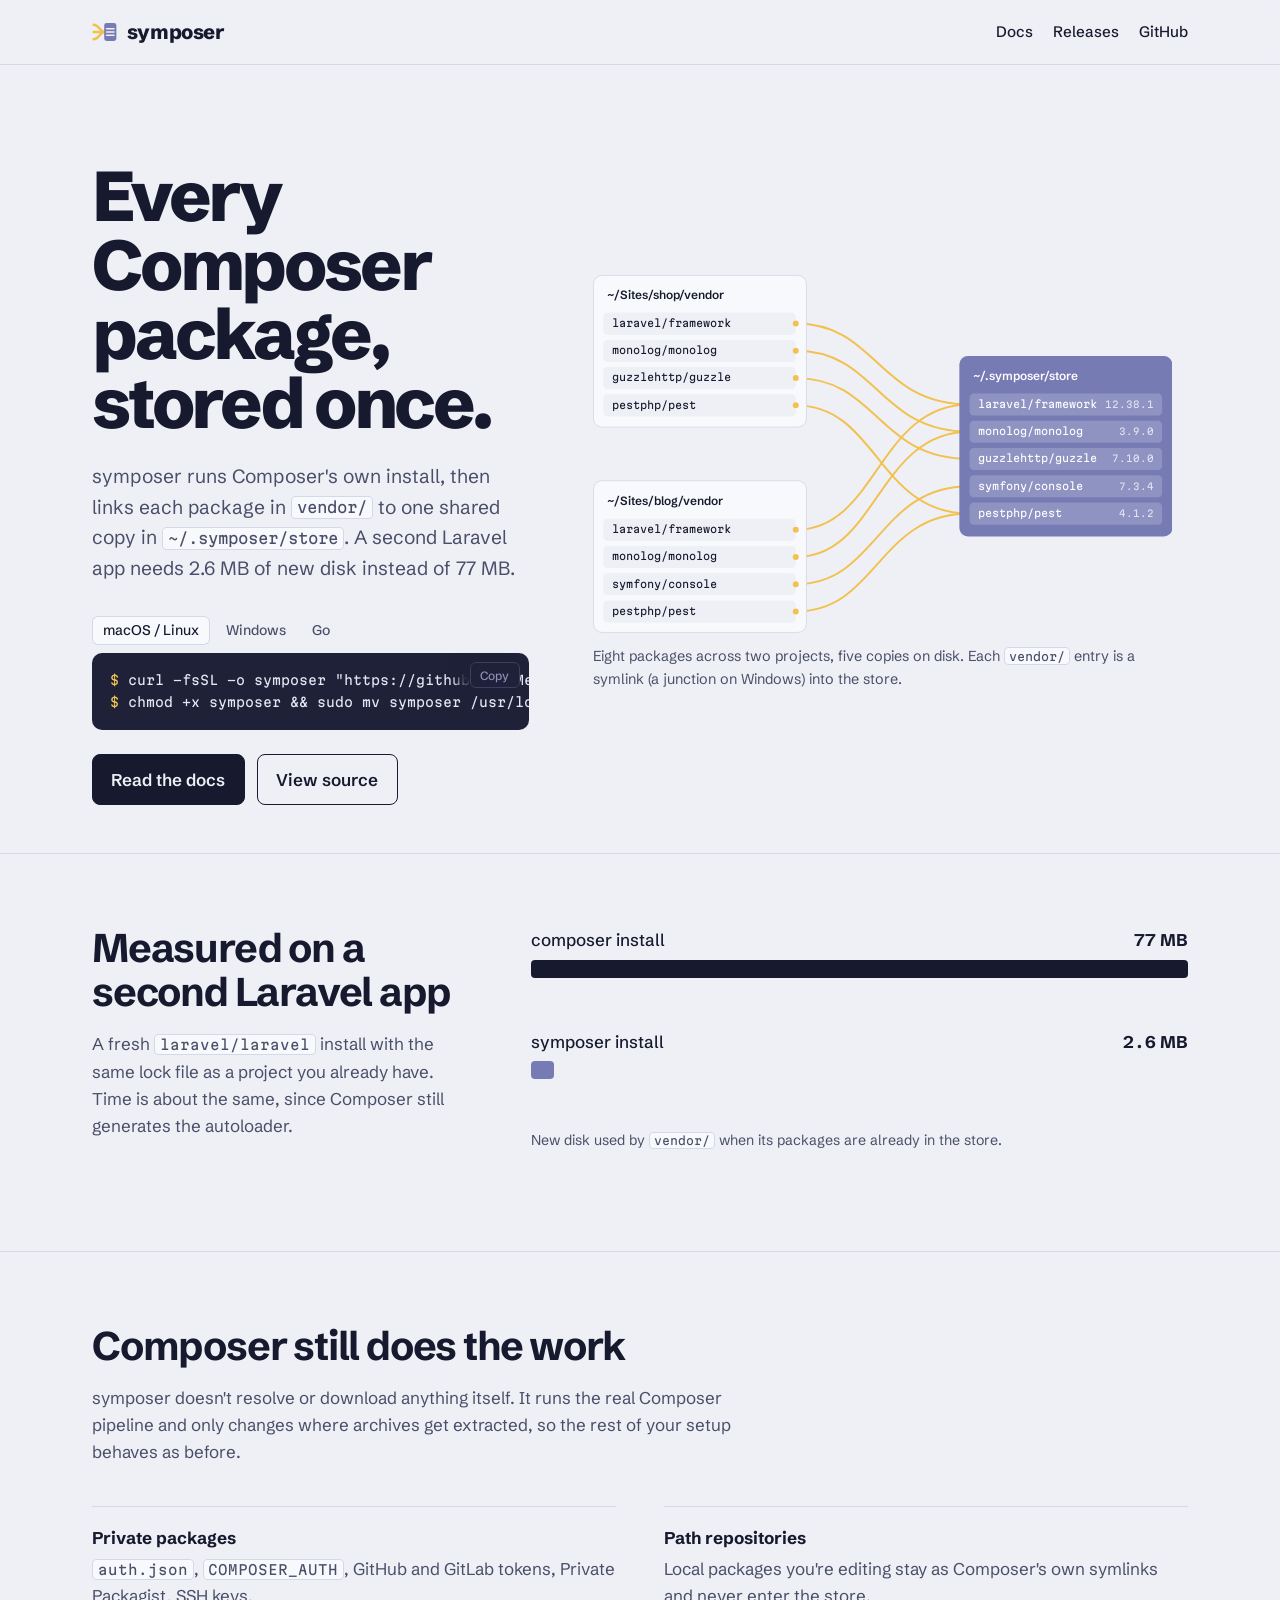
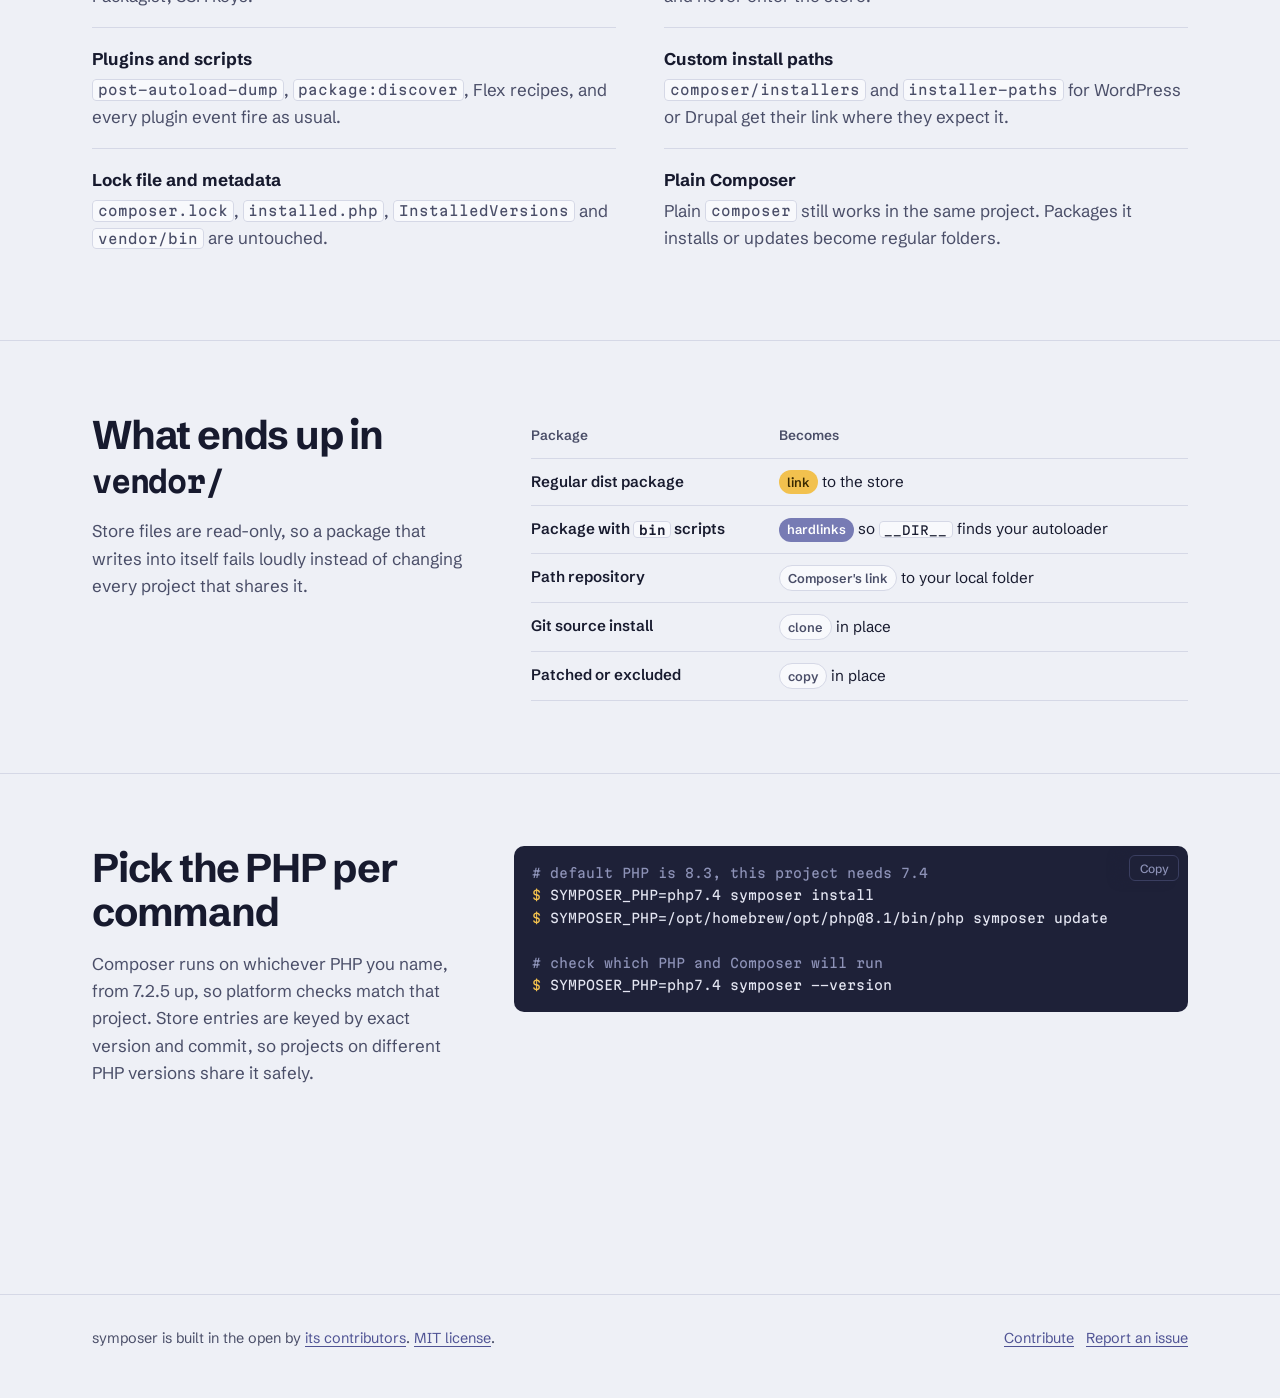
<file: docs/index.html>
<!doctype html>
<html lang="en">
<head>
<meta charset="utf-8">
<meta name="viewport" content="width=device-width, initial-scale=1">
<title>symposer: one package store for every PHP project</title>
<meta name="description" content="A pnpm-style package store for Composer. Every package version is stored once in ~/.symposer/store and each project's vendor/ links into it.">
<meta property="og:title" content="symposer">
<meta property="og:description" content="One package store for every PHP project. Composer installs, without the copies.">
<meta property="og:type" content="website">
<meta property="og:url" content="https://mello21century.github.io/symposer/">
<meta property="og:image" content="https://mello21century.github.io/symposer/assets/banner.png">
<meta property="og:image:width" content="1280">
<meta property="og:image:height" content="640">
<meta property="og:image:alt" content="symposer: one package store for every PHP project">
<meta name="twitter:card" content="summary_large_image">
<link rel="icon" href="assets/mark.svg" type="image/svg+xml">
<link rel="preconnect" href="https://fonts.googleapis.com">
<link rel="preconnect" href="https://fonts.gstatic.com" crossorigin>
<link href="https://fonts.googleapis.com/css2?family=Martian+Mono:wght@400;500&family=Schibsted+Grotesk:wght@400;500;600;700;800&display=swap" rel="stylesheet">
<link rel="stylesheet" href="assets/site.css">
<style>
  .hero { display: grid; gap: 3rem; padding-top: 4.5rem; padding-bottom: 3rem; align-items: center; }
  @media (min-width: 980px) { .hero { grid-template-columns: 5fr 7fr; padding-top: 6rem; } }
  .hero > * { min-width: 0; }
  .band h2 code { background: none; border: 0; padding: 0; font-size: .72em; }
  .hero h1 {
    font-size: clamp(2.6rem, 6vw, 4.4rem); line-height: .98; letter-spacing: -.045em;
    font-weight: 800; margin: 0 0 1.5rem; max-width: 11ch; text-wrap: balance;
  }
  .lede { font-size: 1.2rem; color: var(--ink-soft); margin: 0 0 2rem; max-width: 34rem; }
  .lede code { font-size: .78em; }
  .install { max-width: 34rem; }
  .actions { display: flex; gap: .75rem; margin-top: 1.5rem; flex-wrap: wrap; }
  .btn {
    display: inline-block; padding: .7rem 1.15rem; border-radius: 8px; font-weight: 600;
    text-decoration: none; border: 1.5px solid var(--ink); color: var(--ink);
  }
  .btn.solid { background: var(--ink); color: var(--fog); }
  .btn:hover { text-decoration: none; box-shadow: 0 3px 0 var(--link); }

  .diagram { overflow-x: auto; margin: 0 -16px; padding: 0 16px; }
  .diagram svg { min-width: 520px; width: 100%; height: auto; }
  .diagram figcaption { color: var(--ink-soft); font-size: .9rem; margin-top: .75rem; max-width: 40rem; }
  .d-box { fill: var(--paper); stroke: var(--line); }
  .d-store { fill: var(--store); }
  .d-row { fill: var(--fog); }
  .d-srow { fill: color-mix(in srgb, #fff 18%, var(--store)); }
  .d-head { font: 600 14px var(--display); fill: var(--ink); }
  .d-shead { font: 600 14px var(--display); fill: #fff; }
  .d-pkg { font: 400 12px var(--mono); fill: var(--ink); }
  .d-spkg { font: 400 12px var(--mono); fill: #fff; }
  .d-ver { font: 400 11px var(--mono); fill: #E2E3F5; }
  .wire { fill: none; stroke: var(--link); stroke-width: 2.25; }
  .dot { fill: var(--link); }
  @media (prefers-reduced-motion: no-preference) {
    .wire { stroke-dasharray: 1; stroke-dashoffset: 1; animation: draw .8s cubic-bezier(.6,0,.2,1) forwards; animation-delay: calc(var(--i) * 80ms + 250ms); }
    @keyframes draw { to { stroke-dashoffset: 0; } }
  }

  section.band { padding: 4.5rem 0; border-top: 1px solid var(--line); }
  .band h2 { font-size: clamp(1.8rem, 3.4vw, 2.5rem); letter-spacing: -.03em; line-height: 1.1; margin: 0 0 1rem; font-weight: 700; max-width: 22ch; }
  .band .intro { color: var(--ink-soft); max-width: var(--measure); margin: 0 0 2.5rem; }
  .split { display: grid; gap: 2.5rem; }
  @media (min-width: 900px) { .split { grid-template-columns: 4fr 7fr; gap: 4rem; } }

  .bars { display: grid; gap: 1.4rem; max-width: 46rem; }
  .bar-label { display: flex; justify-content: space-between; font-weight: 500; margin-bottom: .4rem; }
  .bar-label b { font-weight: 700; font-variant-numeric: tabular-nums; }
  .bar { height: 18px; border-radius: 4px; background: var(--ink); }
  .bar.ours { background: var(--store); width: max(3.4%, 10px); }
  .bars small { color: var(--ink-soft); }

  .works { display: grid; gap: 0; margin: 0; }
  @media (min-width: 720px) { .works { grid-template-columns: 1fr 1fr; column-gap: 3rem; } }
  .works div { padding: 1.1rem 0; border-top: 1px solid var(--line); }
  .works dt { font-weight: 700; }
  .works dd { margin: .2rem 0 0; color: var(--ink-soft); }

  .kinds td:first-child { font-weight: 600; white-space: nowrap; }
  .tag { display: inline-block; font-size: .8rem; font-weight: 600; padding: .1rem .5rem; border-radius: 99px; white-space: nowrap; }
  .tag.link { background: var(--link); color: #3A2A00; }
  .tag.hard { background: var(--store); color: #fff; }
  .tag.plain { background: var(--paper); border: 1px solid var(--line); color: var(--ink-soft); }
</style>
</head>
<body>
<header class="top">
  <div class="wrap">
    <a class="brand" href="./"><img src="assets/mark.svg" width="26" height="26" alt="">symposer</a>
    <nav aria-label="Main">
      <a href="docs.html">Docs</a>
      <a href="https://github.com/Mello21century/symposer/releases">Releases</a>
      <a href="https://github.com/Mello21century/symposer">GitHub</a>
    </nav>
  </div>
</header>

<main>
  <div class="wrap hero">
    <div>
      <h1>Every Composer package, stored once.</h1>
      <p class="lede">symposer runs Composer's own install, then links each package in <code>vendor/</code> to one shared copy in <code>~/.symposer/store</code>. A second Laravel app needs 2.6&nbsp;MB of new disk instead of 77&nbsp;MB.</p>

      <div class="install">
        <div class="tabs" role="tablist" aria-label="Install for">
          <button role="tab" id="t-unix" aria-controls="p-unix" data-os="unix">macOS / Linux</button>
          <button role="tab" id="t-win" aria-controls="p-win" data-os="windows">Windows</button>
          <button role="tab" id="t-go" aria-controls="p-go">Go</button>
        </div>
        <div class="cmd" role="tabpanel" id="p-unix" aria-labelledby="t-unix">
<pre><span class="p">$ </span>curl -fsSL -o symposer "https://github.com/Mello21century/symposer/releases/latest/download/symposer-$(uname -s | tr A-Z a-z)-$(uname -m | sed 's/x86_64/amd64/;s/aarch64/arm64/')"
<span class="p">$ </span>chmod +x symposer &amp;&amp; sudo mv symposer /usr/local/bin/</pre>
        </div>
        <div class="cmd" role="tabpanel" id="p-win" aria-labelledby="t-win" hidden>
<pre><span class="p">&gt; </span>$dir = "$env:LOCALAPPDATA\symposer"; New-Item -ItemType Directory -Force $dir | Out-Null
<span class="p">&gt; </span>Invoke-WebRequest https://github.com/Mello21century/symposer/releases/latest/download/symposer-windows-amd64.exe -OutFile "$dir\symposer.exe"
<span class="p">&gt; </span>[Environment]::SetEnvironmentVariable("Path", [Environment]::GetEnvironmentVariable("Path", "User") + ";$dir", "User")</pre>
        </div>
        <div class="cmd" role="tabpanel" id="p-go" aria-labelledby="t-go" hidden>
<pre><span class="p">$ </span>go install github.com/Mello21century/symposer@latest</pre>
        </div>
      </div>

      <div class="actions">
        <a class="btn solid" href="docs.html">Read the docs</a>
        <a class="btn" href="https://github.com/Mello21century/symposer">View source</a>
      </div>
    </div>

    <figure class="diagram" style="margin:0">
      <svg viewBox="0 0 680 420" role="img" aria-labelledby="dg-title">
        <title id="dg-title">Two projects, shop and blog, each with four packages in vendor. Their shared packages link to a single copy in the symposer store.</title>
        <!-- links (drawn first, under the boxes) -->
        <g>
          <path class="wire" pathLength="1" style="--i:0" d="M238 57 C334 57 334 152 442 152"/>
          <path class="wire" pathLength="1" style="--i:1" d="M238 89 C334 89 334 184 442 184"/>
          <path class="wire" pathLength="1" style="--i:2" d="M238 121 C334 121 334 216 442 216"/>
          <path class="wire" pathLength="1" style="--i:3" d="M238 153 C334 153 334 280 442 280"/>
          <path class="wire" pathLength="1" style="--i:4" d="M238 299 C334 299 334 152 442 152"/>
          <path class="wire" pathLength="1" style="--i:5" d="M238 331 C334 331 334 184 442 184"/>
          <path class="wire" pathLength="1" style="--i:6" d="M238 363 C334 363 334 248 442 248"/>
          <path class="wire" pathLength="1" style="--i:7" d="M238 395 C334 395 334 280 442 280"/>
        </g>

        <rect class="d-box" x="0.5" y="0.5" width="250" height="178" rx="10"/>
        <text class="d-head" x="16" y="28">~/Sites/shop/vendor</text>
        <rect class="d-row" x="12" y="44" width="226" height="26" rx="5"/><text class="d-pkg" x="22" y="61">laravel/framework</text>
        <rect class="d-row" x="12" y="76" width="226" height="26" rx="5"/><text class="d-pkg" x="22" y="93">monolog/monolog</text>
        <rect class="d-row" x="12" y="108" width="226" height="26" rx="5"/><text class="d-pkg" x="22" y="125">guzzlehttp/guzzle</text>
        <rect class="d-row" x="12" y="140" width="226" height="26" rx="5"/><text class="d-pkg" x="22" y="157">pestphp/pest</text>

        <rect class="d-box" x="0.5" y="241.5" width="250" height="178" rx="10"/>
        <text class="d-head" x="16" y="270">~/Sites/blog/vendor</text>
        <rect class="d-row" x="12" y="286" width="226" height="26" rx="5"/><text class="d-pkg" x="22" y="303">laravel/framework</text>
        <rect class="d-row" x="12" y="318" width="226" height="26" rx="5"/><text class="d-pkg" x="22" y="335">monolog/monolog</text>
        <rect class="d-row" x="12" y="350" width="226" height="26" rx="5"/><text class="d-pkg" x="22" y="367">symfony/console</text>
        <rect class="d-row" x="12" y="382" width="226" height="26" rx="5"/><text class="d-pkg" x="22" y="399">pestphp/pest</text>

        <rect class="d-store" x="430" y="95" width="250" height="212" rx="10"/>
        <text class="d-shead" x="446" y="123">~/.symposer/store</text>
        <g>
          <rect class="d-srow" x="442" y="139" width="226" height="26" rx="5"/><text class="d-spkg" x="452" y="156">laravel/framework</text><text class="d-ver" x="658" y="156" text-anchor="end">12.38.1</text>
          <rect class="d-srow" x="442" y="171" width="226" height="26" rx="5"/><text class="d-spkg" x="452" y="188">monolog/monolog</text><text class="d-ver" x="658" y="188" text-anchor="end">3.9.0</text>
          <rect class="d-srow" x="442" y="203" width="226" height="26" rx="5"/><text class="d-spkg" x="452" y="220">guzzlehttp/guzzle</text><text class="d-ver" x="658" y="220" text-anchor="end">7.10.0</text>
          <rect class="d-srow" x="442" y="235" width="226" height="26" rx="5"/><text class="d-spkg" x="452" y="252">symfony/console</text><text class="d-ver" x="658" y="252" text-anchor="end">7.3.4</text>
          <rect class="d-srow" x="442" y="267" width="226" height="26" rx="5"/><text class="d-spkg" x="452" y="284">pestphp/pest</text><text class="d-ver" x="658" y="284" text-anchor="end">4.1.2</text>
        </g>
        <g class="dots">
          <circle class="dot" cx="238" cy="57" r="3.5"/><circle class="dot" cx="238" cy="89" r="3.5"/><circle class="dot" cx="238" cy="121" r="3.5"/><circle class="dot" cx="238" cy="153" r="3.5"/>
          <circle class="dot" cx="238" cy="299" r="3.5"/><circle class="dot" cx="238" cy="331" r="3.5"/><circle class="dot" cx="238" cy="363" r="3.5"/><circle class="dot" cx="238" cy="395" r="3.5"/>
        </g>
      </svg>
      <figcaption>Eight packages across two projects, five copies on disk. Each <code>vendor/</code> entry is a symlink (a junction on Windows) into the store.</figcaption>
    </figure>
  </div>

  <section class="band">
    <div class="wrap split">
      <div>
        <h2>Measured on a second Laravel app</h2>
        <p class="intro">A fresh <code>laravel/laravel</code> install with the same lock file as a project you already have. Time is about the same, since Composer still generates the autoloader.</p>
      </div>
      <div class="bars">
        <div>
          <div class="bar-label"><span>composer install</span><b>77 MB</b></div>
          <div class="bar" style="width:100%"></div>
        </div>
        <div>
          <div class="bar-label"><span>symposer install</span><b>2.6 MB</b></div>
          <div class="bar ours"></div>
        </div>
        <small>New disk used by <code>vendor/</code> when its packages are already in the store.</small>
      </div>
    </div>
  </section>

  <section class="band">
    <div class="wrap">
      <h2>Composer still does the work</h2>
      <p class="intro">symposer doesn't resolve or download anything itself. It runs the real Composer pipeline and only changes where archives get extracted, so the rest of your setup behaves as before.</p>
      <dl class="works">
        <div><dt>Private packages</dt><dd><code>auth.json</code>, <code>COMPOSER_AUTH</code>, GitHub and GitLab tokens, Private Packagist, SSH keys.</dd></div>
        <div><dt>Path repositories</dt><dd>Local packages you're editing stay as Composer's own symlinks and never enter the store.</dd></div>
        <div><dt>Plugins and scripts</dt><dd><code>post-autoload-dump</code>, <code>package:discover</code>, Flex recipes, and every plugin event fire as usual.</dd></div>
        <div><dt>Custom install paths</dt><dd><code>composer/installers</code> and <code>installer-paths</code> for WordPress or Drupal get their link where they expect it.</dd></div>
        <div><dt>Lock file and metadata</dt><dd><code>composer.lock</code>, <code>installed.php</code>, <code>InstalledVersions</code> and <code>vendor/bin</code> are untouched.</dd></div>
        <div><dt>Plain Composer</dt><dd>Plain <code>composer</code> still works in the same project. Packages it installs or updates become regular folders.</dd></div>
      </dl>
    </div>
  </section>

  <section class="band">
    <div class="wrap split">
      <div>
        <h2>What ends up in <code>vendor/</code></h2>
        <p class="intro">Store files are read-only, so a package that writes into itself fails loudly instead of changing every project that shares it.</p>
      </div>
      <div class="scroll-x">
        <table class="kinds">
          <thead><tr><th scope="col">Package</th><th scope="col">Becomes</th></tr></thead>
          <tbody>
            <tr><td>Regular dist package</td><td><span class="tag link">link</span> to the store</td></tr>
            <tr><td>Package with <code>bin</code> scripts</td><td><span class="tag hard">hardlinks</span> so <code>__DIR__</code> finds your autoloader</td></tr>
            <tr><td>Path repository</td><td><span class="tag plain">Composer's link</span> to your local folder</td></tr>
            <tr><td>Git source install</td><td><span class="tag plain">clone</span> in place</td></tr>
            <tr><td>Patched or excluded</td><td><span class="tag plain">copy</span> in place</td></tr>
          </tbody>
        </table>
      </div>
    </div>
  </section>

  <section class="band">
    <div class="wrap split">
      <div>
        <h2>Pick the PHP per command</h2>
        <p class="intro">Composer runs on whichever PHP you name, from 7.2.5 up, so platform checks match that project. Store entries are keyed by exact version and commit, so projects on different PHP versions share it safely.</p>
      </div>
      <div class="cmd">
<pre><span class="c"># default PHP is 8.3, this project needs 7.4</span>
<span class="p">$ </span>SYMPOSER_PHP=php7.4 symposer install
<span class="p">$ </span>SYMPOSER_PHP=/opt/homebrew/opt/php@8.1/bin/php symposer update

<span class="c"># check which PHP and Composer will run</span>
<span class="p">$ </span>SYMPOSER_PHP=php7.4 symposer --version</pre>
      </div>
    </div>
  </section>
</main>

<footer class="foot">
  <div class="wrap">
    <span>symposer is built in the open by <a href="https://github.com/Mello21century/symposer/graphs/contributors">its contributors</a>. <a href="https://github.com/Mello21century/symposer/blob/main/LICENSE">MIT license</a>.</span>
    <span><a href="docs.html#contributing">Contribute</a> &nbsp; <a href="https://github.com/Mello21century/symposer/issues">Report an issue</a></span>
  </div>
</footer>
<script src="assets/site.js"></script>
</body>
</html>
</file>
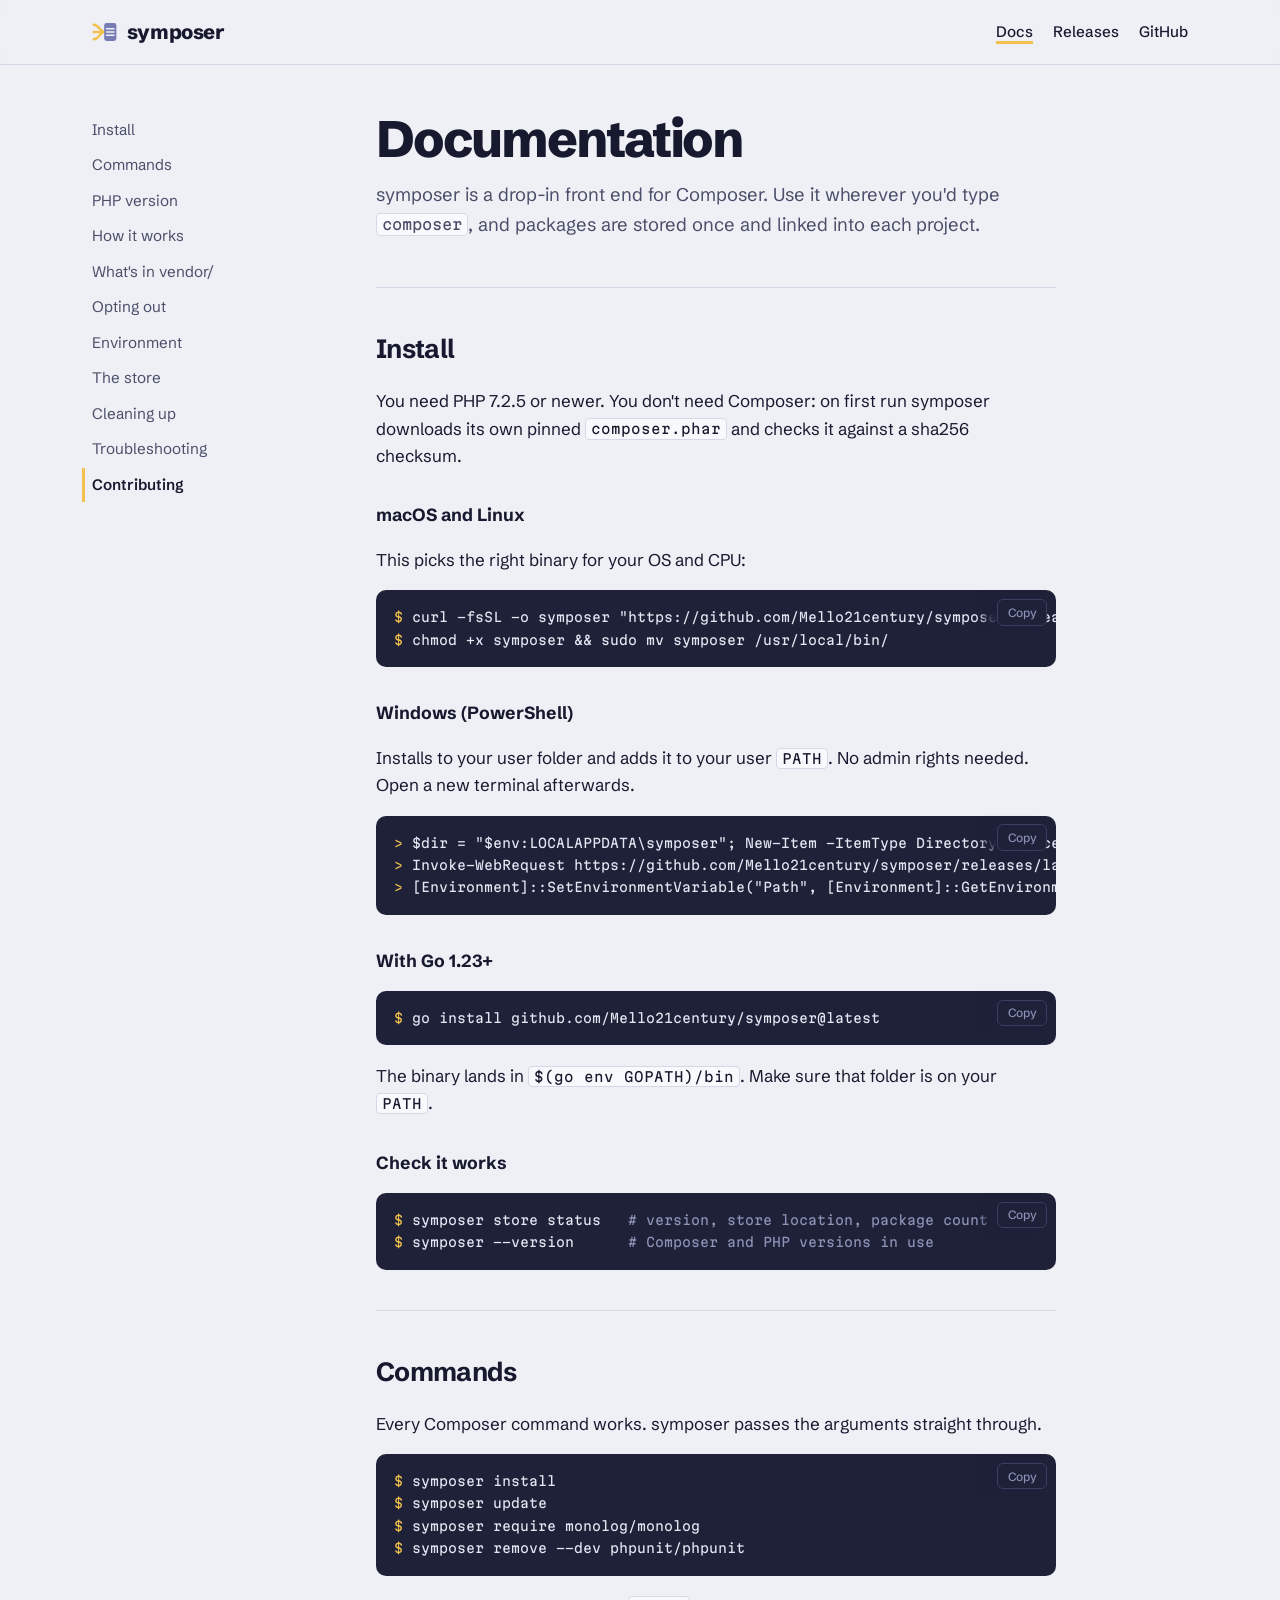
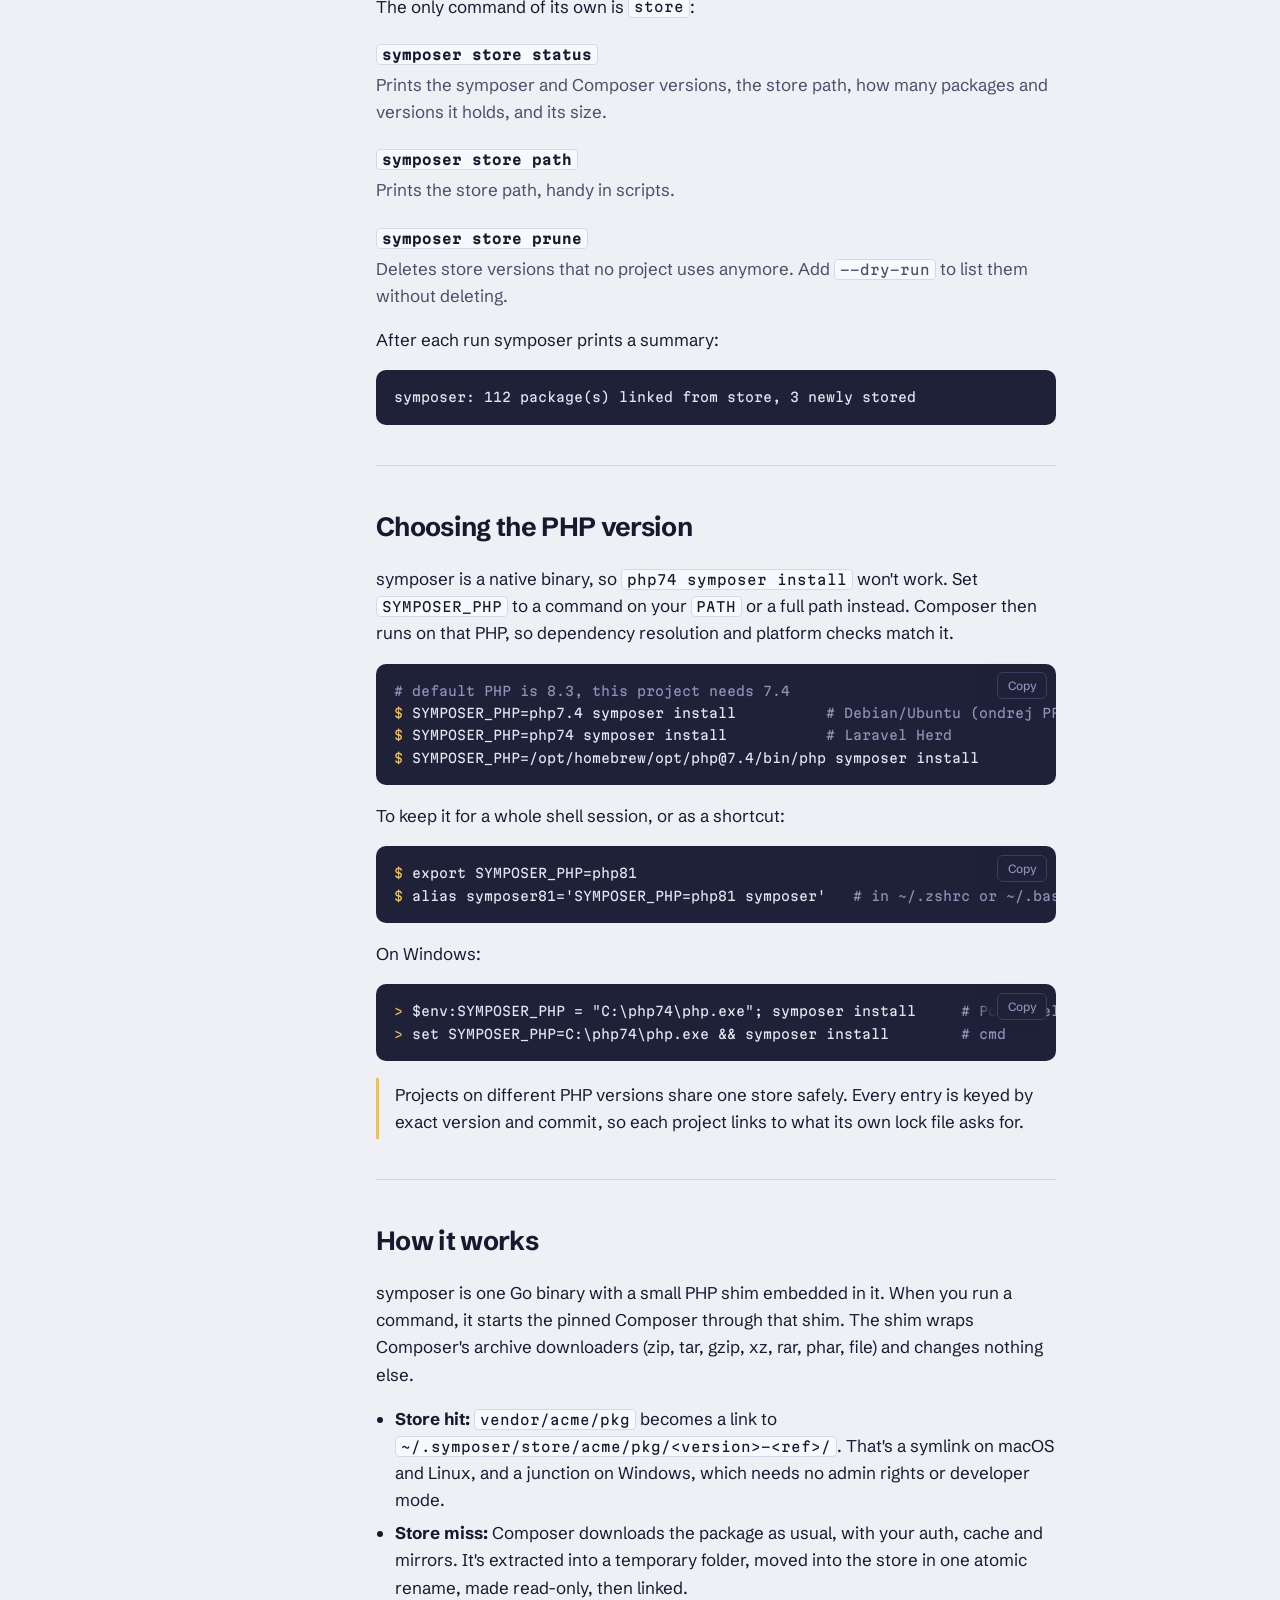
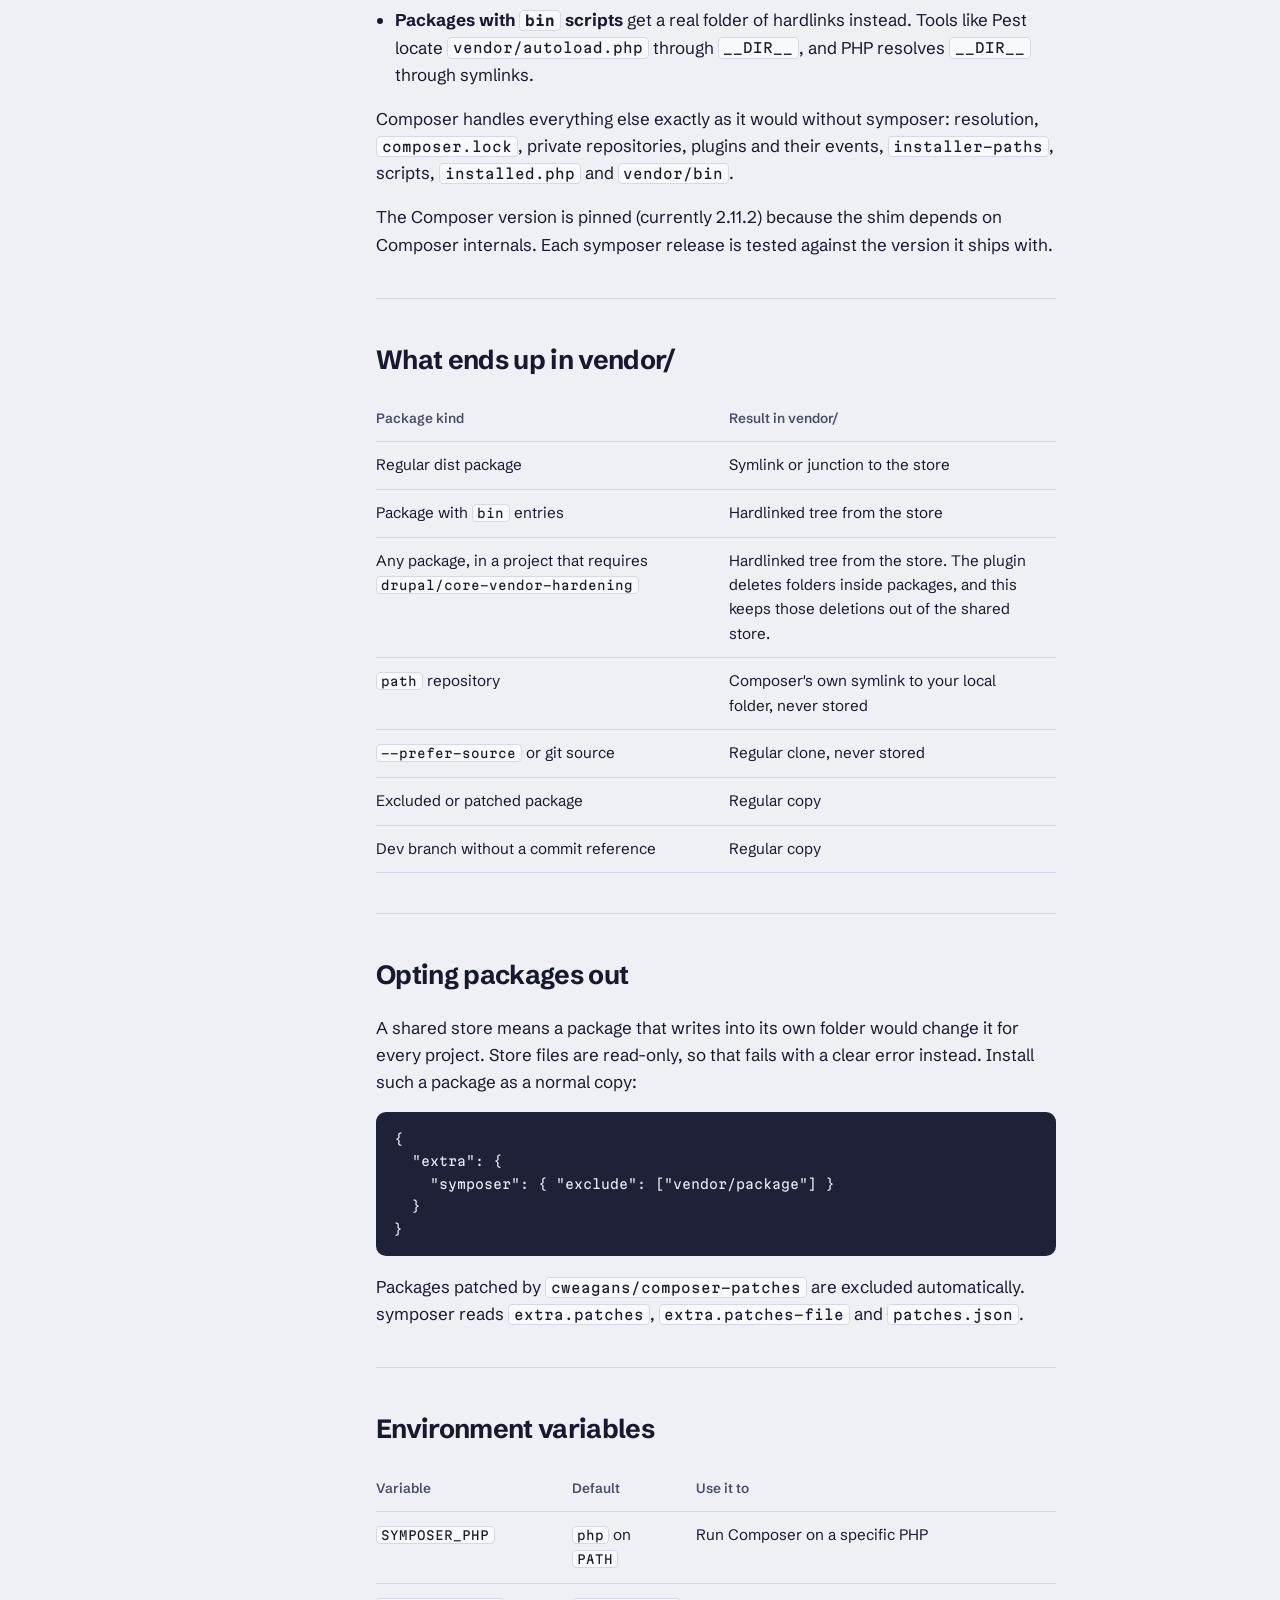
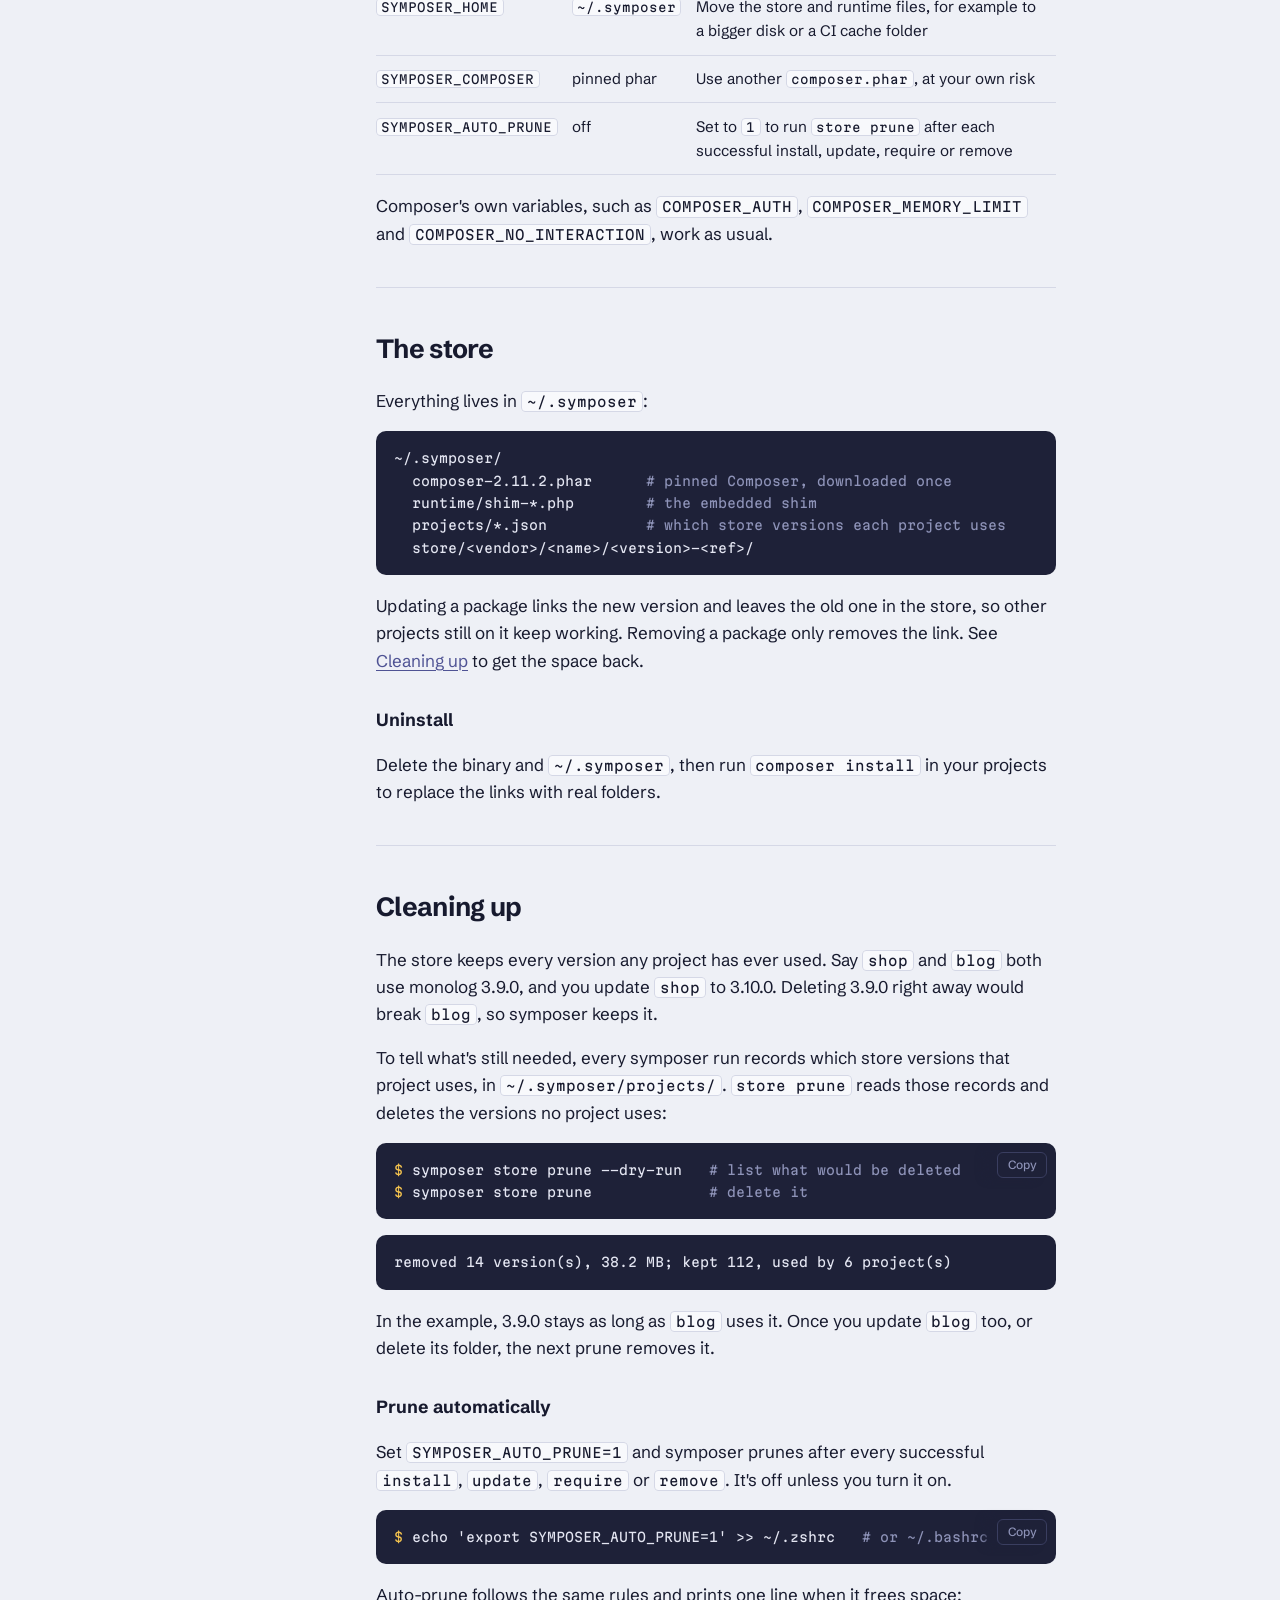
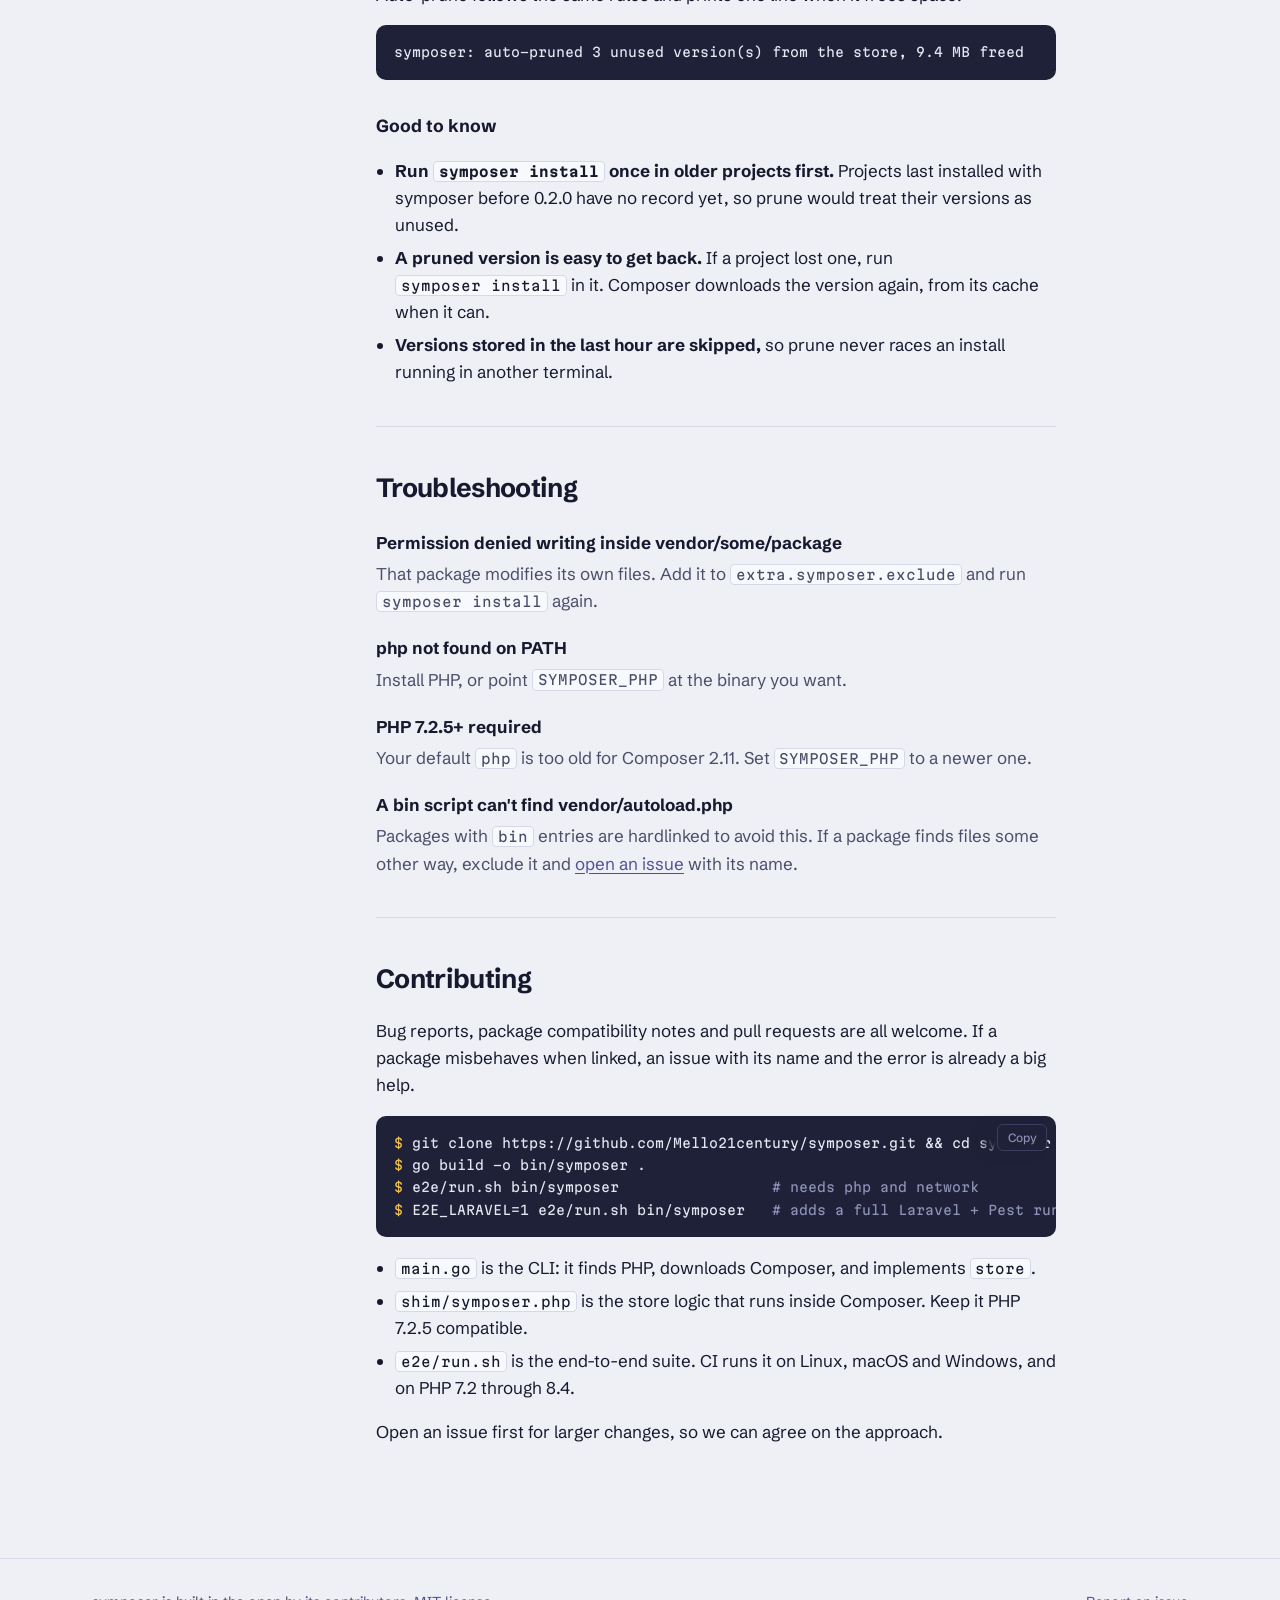
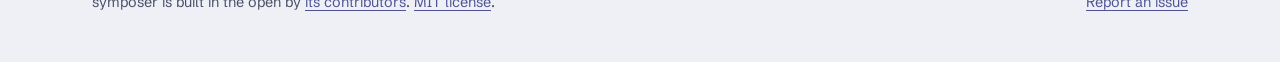
<file: docs/docs.html>
<!doctype html>
<html lang="en">
<head>
<meta charset="utf-8">
<meta name="viewport" content="width=device-width, initial-scale=1">
<title>symposer docs</title>
<meta name="description" content="Install symposer, choose a PHP version, and understand how packages are stored and linked.">
<meta property="og:title" content="symposer docs">
<meta property="og:type" content="website">
<meta property="og:url" content="https://mello21century.github.io/symposer/docs.html">
<meta property="og:image" content="https://mello21century.github.io/symposer/assets/banner.png">
<meta property="og:image:width" content="1280">
<meta property="og:image:height" content="640">
<meta property="og:image:alt" content="symposer: one package store for every PHP project">
<meta name="twitter:card" content="summary_large_image">
<link rel="icon" href="assets/mark.svg" type="image/svg+xml">
<link rel="preconnect" href="https://fonts.googleapis.com">
<link rel="preconnect" href="https://fonts.gstatic.com" crossorigin>
<link href="https://fonts.googleapis.com/css2?family=Martian+Mono:wght@400;500&family=Schibsted+Grotesk:wght@400;500;600;700;800&display=swap" rel="stylesheet">
<link rel="stylesheet" href="assets/site.css">
<style>
  .layout { display: grid; gap: 2rem; padding-top: 3rem; }
  @media (min-width: 900px) { .layout { grid-template-columns: 220px minmax(0, 1fr); gap: 4rem; } }
  .layout > * { min-width: 0; }
  .toc { font-size: .95rem; }
  .toc ol { list-style: none; margin: 0; padding: 0; display: grid; gap: .1rem; }
  .toc a { display: block; padding: .3rem .6rem; margin-left: -.6rem; border-radius: 6px; color: var(--ink-soft); text-decoration: none; }
  .toc a:hover { color: var(--ink); background: var(--paper); }
  .toc a.on { color: var(--ink); font-weight: 600; box-shadow: inset 3px 0 var(--link); border-radius: 0 6px 6px 0; }
  @media (min-width: 900px) { .toc { position: sticky; top: 5.5rem; align-self: start; } }
  @media (max-width: 899px) {
    .toc { border: 1px solid var(--line); border-radius: 10px; padding: .75rem 1rem; background: var(--paper); }
    .toc ol { grid-template-columns: 1fr 1fr; }
  }

  .doc { max-width: var(--measure); }
  .doc h1 { font-size: clamp(2.2rem, 5vw, 3.2rem); letter-spacing: -.04em; line-height: 1; margin: 0 0 1rem; font-weight: 800; }
  .doc > p.lede { font-size: 1.15rem; color: var(--ink-soft); margin: 0 0 3rem; }
  .doc section { padding-top: 2.5rem; margin-top: 2.5rem; border-top: 1px solid var(--line); }
  .doc h2 { font-size: 1.65rem; letter-spacing: -.025em; margin: 0 0 1rem; font-weight: 700; }
  .doc h3 { font-size: 1.1rem; margin: 2rem 0 .6rem; font-weight: 700; }
  .doc p, .doc li { color: var(--ink); }
  .doc ul { padding-left: 1.2rem; }
  .doc li { margin: .35rem 0; }
  .doc .cmd, .doc pre { margin: 1rem 0; }
  .note { border-left: 3px solid var(--link); padding: .2rem 0 .2rem 1rem; color: var(--ink-soft); }
  .doc dl { margin: 0; }
  .doc dt { font-weight: 700; margin-top: 1.25rem; }
  .doc dd { margin: .25rem 0 0; color: var(--ink-soft); }
</style>
</head>
<body>
<header class="top">
  <div class="wrap">
    <a class="brand" href="./"><img src="assets/mark.svg" width="26" height="26" alt="">symposer</a>
    <nav aria-label="Main">
      <a href="docs.html" aria-current="page">Docs</a>
      <a href="https://github.com/Mello21century/symposer/releases">Releases</a>
      <a href="https://github.com/Mello21century/symposer">GitHub</a>
    </nav>
  </div>
</header>

<div class="wrap layout">
  <nav class="toc" aria-label="On this page">
    <ol>
      <li><a href="#install">Install</a></li>
      <li><a href="#commands">Commands</a></li>
      <li><a href="#php">PHP version</a></li>
      <li><a href="#how">How it works</a></li>
      <li><a href="#vendor">What's in vendor/</a></li>
      <li><a href="#exclude">Opting out</a></li>
      <li><a href="#env">Environment</a></li>
      <li><a href="#store">The store</a></li>
      <li><a href="#cleanup">Cleaning up</a></li>
      <li><a href="#trouble">Troubleshooting</a></li>
      <li><a href="#contributing">Contributing</a></li>
    </ol>
  </nav>

  <main class="doc">
    <h1>Documentation</h1>
    <p class="lede">symposer is a drop-in front end for Composer. Use it wherever you'd type <code>composer</code>, and packages are stored once and linked into each project.</p>

    <section id="install">
      <h2>Install</h2>
      <p>You need PHP 7.2.5 or newer. You don't need Composer: on first run symposer downloads its own pinned <code>composer.phar</code> and checks it against a sha256 checksum.</p>

      <h3>macOS and Linux</h3>
      <p>This picks the right binary for your OS and CPU:</p>
      <div class="cmd"><pre><span class="p">$ </span>curl -fsSL -o symposer "https://github.com/Mello21century/symposer/releases/latest/download/symposer-$(uname -s | tr A-Z a-z)-$(uname -m | sed 's/x86_64/amd64/;s/aarch64/arm64/')"
<span class="p">$ </span>chmod +x symposer &amp;&amp; sudo mv symposer /usr/local/bin/</pre></div>

      <h3>Windows (PowerShell)</h3>
      <p>Installs to your user folder and adds it to your user <code>PATH</code>. No admin rights needed. Open a new terminal afterwards.</p>
      <div class="cmd"><pre><span class="p">&gt; </span>$dir = "$env:LOCALAPPDATA\symposer"; New-Item -ItemType Directory -Force $dir | Out-Null
<span class="p">&gt; </span>Invoke-WebRequest https://github.com/Mello21century/symposer/releases/latest/download/symposer-windows-amd64.exe -OutFile "$dir\symposer.exe"
<span class="p">&gt; </span>[Environment]::SetEnvironmentVariable("Path", [Environment]::GetEnvironmentVariable("Path", "User") + ";$dir", "User")</pre></div>

      <h3>With Go 1.23+</h3>
      <div class="cmd"><pre><span class="p">$ </span>go install github.com/Mello21century/symposer@latest</pre></div>
      <p>The binary lands in <code>$(go env GOPATH)/bin</code>. Make sure that folder is on your <code>PATH</code>.</p>

      <h3>Check it works</h3>
      <div class="cmd"><pre><span class="p">$ </span>symposer store status   <span class="c"># version, store location, package count</span>
<span class="p">$ </span>symposer --version      <span class="c"># Composer and PHP versions in use</span></pre></div>
    </section>

    <section id="commands">
      <h2>Commands</h2>
      <p>Every Composer command works. symposer passes the arguments straight through.</p>
      <div class="cmd"><pre><span class="p">$ </span>symposer install
<span class="p">$ </span>symposer update
<span class="p">$ </span>symposer require monolog/monolog
<span class="p">$ </span>symposer remove --dev phpunit/phpunit</pre></div>
      <p>The only command of its own is <code>store</code>:</p>
      <dl>
        <dt><code>symposer store status</code></dt><dd>Prints the symposer and Composer versions, the store path, how many packages and versions it holds, and its size.</dd>
        <dt><code>symposer store path</code></dt><dd>Prints the store path, handy in scripts.</dd>
        <dt><code>symposer store prune</code></dt><dd>Deletes store versions that no project uses anymore. Add <code>--dry-run</code> to list them without deleting.</dd>
      </dl>
      <p>After each run symposer prints a summary:</p>
      <pre>symposer: 112 package(s) linked from store, 3 newly stored</pre>
    </section>

    <section id="php">
      <h2>Choosing the PHP version</h2>
      <p>symposer is a native binary, so <code>php74 symposer install</code> won't work. Set <code>SYMPOSER_PHP</code> to a command on your <code>PATH</code> or a full path instead. Composer then runs on that PHP, so dependency resolution and platform checks match it.</p>
      <div class="cmd"><pre><span class="c"># default PHP is 8.3, this project needs 7.4</span>
<span class="p">$ </span>SYMPOSER_PHP=php7.4 symposer install          <span class="c"># Debian/Ubuntu (ondrej PPA)</span>
<span class="p">$ </span>SYMPOSER_PHP=php74 symposer install           <span class="c"># Laravel Herd</span>
<span class="p">$ </span>SYMPOSER_PHP=/opt/homebrew/opt/php@7.4/bin/php symposer install</pre></div>
      <p>To keep it for a whole shell session, or as a shortcut:</p>
      <div class="cmd"><pre><span class="p">$ </span>export SYMPOSER_PHP=php81
<span class="p">$ </span>alias symposer81='SYMPOSER_PHP=php81 symposer'   <span class="c"># in ~/.zshrc or ~/.bashrc</span></pre></div>
      <p>On Windows:</p>
      <div class="cmd"><pre><span class="p">&gt; </span>$env:SYMPOSER_PHP = "C:\php74\php.exe"; symposer install     <span class="c"># PowerShell</span>
<span class="p">&gt; </span>set SYMPOSER_PHP=C:\php74\php.exe &amp;&amp; symposer install        <span class="c"># cmd</span></pre></div>
      <p class="note">Projects on different PHP versions share one store safely. Every entry is keyed by exact version and commit, so each project links to what its own lock file asks for.</p>
    </section>

    <section id="how">
      <h2>How it works</h2>
      <p>symposer is one Go binary with a small PHP shim embedded in it. When you run a command, it starts the pinned Composer through that shim. The shim wraps Composer's archive downloaders (zip, tar, gzip, xz, rar, phar, file) and changes nothing else.</p>
      <ul>
        <li><strong>Store hit:</strong> <code>vendor/acme/pkg</code> becomes a link to <code>~/.symposer/store/acme/pkg/&lt;version&gt;-&lt;ref&gt;/</code>. That's a symlink on macOS and Linux, and a junction on Windows, which needs no admin rights or developer mode.</li>
        <li><strong>Store miss:</strong> Composer downloads the package as usual, with your auth, cache and mirrors. It's extracted into a temporary folder, moved into the store in one atomic rename, made read-only, then linked.</li>
        <li><strong>Packages with <code>bin</code> scripts</strong> get a real folder of hardlinks instead. Tools like Pest locate <code>vendor/autoload.php</code> through <code>__DIR__</code>, and PHP resolves <code>__DIR__</code> through symlinks.</li>
      </ul>
      <p>Composer handles everything else exactly as it would without symposer: resolution, <code>composer.lock</code>, private repositories, plugins and their events, <code>installer-paths</code>, scripts, <code>installed.php</code> and <code>vendor/bin</code>.</p>
      <p>The Composer version is pinned (currently 2.11.2) because the shim depends on Composer internals. Each symposer release is tested against the version it ships with.</p>
    </section>

    <section id="vendor">
      <h2>What ends up in vendor/</h2>
      <div class="scroll-x">
        <table>
          <thead><tr><th scope="col">Package kind</th><th scope="col">Result in vendor/</th></tr></thead>
          <tbody>
            <tr><td>Regular dist package</td><td>Symlink or junction to the store</td></tr>
            <tr><td>Package with <code>bin</code> entries</td><td>Hardlinked tree from the store</td></tr>
            <tr><td>Any package, in a project that requires <code>drupal/core-vendor-hardening</code></td><td>Hardlinked tree from the store. The plugin deletes folders inside packages, and this keeps those deletions out of the shared store.</td></tr>
            <tr><td><code>path</code> repository</td><td>Composer's own symlink to your local folder, never stored</td></tr>
            <tr><td><code>--prefer-source</code> or git source</td><td>Regular clone, never stored</td></tr>
            <tr><td>Excluded or patched package</td><td>Regular copy</td></tr>
            <tr><td>Dev branch without a commit reference</td><td>Regular copy</td></tr>
          </tbody>
        </table>
      </div>
    </section>

    <section id="exclude">
      <h2>Opting packages out</h2>
      <p>A shared store means a package that writes into its own folder would change it for every project. Store files are read-only, so that fails with a clear error instead. Install such a package as a normal copy:</p>
      <pre>{
  "extra": {
    "symposer": { "exclude": ["vendor/package"] }
  }
}</pre>
      <p>Packages patched by <code>cweagans/composer-patches</code> are excluded automatically. symposer reads <code>extra.patches</code>, <code>extra.patches-file</code> and <code>patches.json</code>.</p>
    </section>

    <section id="env">
      <h2>Environment variables</h2>
      <div class="scroll-x">
        <table>
          <thead><tr><th scope="col">Variable</th><th scope="col">Default</th><th scope="col">Use it to</th></tr></thead>
          <tbody>
            <tr><td><code>SYMPOSER_PHP</code></td><td><code>php</code> on <code>PATH</code></td><td>Run Composer on a specific PHP</td></tr>
            <tr><td><code>SYMPOSER_HOME</code></td><td><code>~/.symposer</code></td><td>Move the store and runtime files, for example to a bigger disk or a CI cache folder</td></tr>
            <tr><td><code>SYMPOSER_COMPOSER</code></td><td>pinned phar</td><td>Use another <code>composer.phar</code>, at your own risk</td></tr>
            <tr><td><code>SYMPOSER_AUTO_PRUNE</code></td><td>off</td><td>Set to <code>1</code> to run <code>store prune</code> after each successful install, update, require or remove</td></tr>
          </tbody>
        </table>
      </div>
      <p>Composer's own variables, such as <code>COMPOSER_AUTH</code>, <code>COMPOSER_MEMORY_LIMIT</code> and <code>COMPOSER_NO_INTERACTION</code>, work as usual.</p>
    </section>

    <section id="store">
      <h2>The store</h2>
      <p>Everything lives in <code>~/.symposer</code>:</p>
      <pre>~/.symposer/
  composer-2.11.2.phar      <span class="c"># pinned Composer, downloaded once</span>
  runtime/shim-*.php        <span class="c"># the embedded shim</span>
  projects/*.json           <span class="c"># which store versions each project uses</span>
  store/&lt;vendor&gt;/&lt;name&gt;/&lt;version&gt;-&lt;ref&gt;/</pre>
      <p>Updating a package links the new version and leaves the old one in the store, so other projects still on it keep working. Removing a package only removes the link. See <a href="#cleanup">Cleaning up</a> to get the space back.</p>
      <h3>Uninstall</h3>
      <p>Delete the binary and <code>~/.symposer</code>, then run <code>composer install</code> in your projects to replace the links with real folders.</p>
    </section>

    <section id="cleanup">
      <h2>Cleaning up</h2>
      <p>The store keeps every version any project has ever used. Say <code>shop</code> and <code>blog</code> both use monolog 3.9.0, and you update <code>shop</code> to 3.10.0. Deleting 3.9.0 right away would break <code>blog</code>, so symposer keeps it.</p>
      <p>To tell what's still needed, every symposer run records which store versions that project uses, in <code>~/.symposer/projects/</code>. <code>store prune</code> reads those records and deletes the versions no project uses:</p>
      <div class="cmd"><pre><span class="p">$ </span>symposer store prune --dry-run   <span class="c"># list what would be deleted</span>
<span class="p">$ </span>symposer store prune             <span class="c"># delete it</span></pre></div>
      <pre>removed 14 version(s), 38.2 MB; kept 112, used by 6 project(s)</pre>
      <p>In the example, 3.9.0 stays as long as <code>blog</code> uses it. Once you update <code>blog</code> too, or delete its folder, the next prune removes it.</p>
      <h3>Prune automatically</h3>
      <p>Set <code>SYMPOSER_AUTO_PRUNE=1</code> and symposer prunes after every successful <code>install</code>, <code>update</code>, <code>require</code> or <code>remove</code>. It's off unless you turn it on.</p>
      <div class="cmd"><pre><span class="p">$ </span>echo 'export SYMPOSER_AUTO_PRUNE=1' &gt;&gt; ~/.zshrc   <span class="c"># or ~/.bashrc</span></pre></div>
      <p>Auto-prune follows the same rules and prints one line when it frees space:</p>
      <pre>symposer: auto-pruned 3 unused version(s) from the store, 9.4 MB freed</pre>
      <h3>Good to know</h3>
      <ul>
        <li><strong>Run <code>symposer install</code> once in older projects first.</strong> Projects last installed with symposer before 0.2.0 have no record yet, so prune would treat their versions as unused.</li>
        <li><strong>A pruned version is easy to get back.</strong> If a project lost one, run <code>symposer install</code> in it. Composer downloads the version again, from its cache when it can.</li>
        <li><strong>Versions stored in the last hour are skipped,</strong> so prune never races an install running in another terminal.</li>
      </ul>
    </section>

    <section id="trouble">
      <h2>Troubleshooting</h2>
      <dl>
        <dt>Permission denied writing inside vendor/some/package</dt>
        <dd>That package modifies its own files. Add it to <code>extra.symposer.exclude</code> and run <code>symposer install</code> again.</dd>
        <dt>php not found on PATH</dt>
        <dd>Install PHP, or point <code>SYMPOSER_PHP</code> at the binary you want.</dd>
        <dt>PHP 7.2.5+ required</dt>
        <dd>Your default <code>php</code> is too old for Composer 2.11. Set <code>SYMPOSER_PHP</code> to a newer one.</dd>
        <dt>A bin script can't find vendor/autoload.php</dt>
        <dd>Packages with <code>bin</code> entries are hardlinked to avoid this. If a package finds files some other way, exclude it and <a href="https://github.com/Mello21century/symposer/issues">open an issue</a> with its name.</dd>
      </dl>
    </section>

    <section id="contributing">
      <h2>Contributing</h2>
      <p>Bug reports, package compatibility notes and pull requests are all welcome. If a package misbehaves when linked, an issue with its name and the error is already a big help.</p>
      <div class="cmd"><pre><span class="p">$ </span>git clone https://github.com/Mello21century/symposer.git &amp;&amp; cd symposer
<span class="p">$ </span>go build -o bin/symposer .
<span class="p">$ </span>e2e/run.sh bin/symposer                 <span class="c"># needs php and network</span>
<span class="p">$ </span>E2E_LARAVEL=1 e2e/run.sh bin/symposer   <span class="c"># adds a full Laravel + Pest run</span></pre></div>
      <ul>
        <li><code>main.go</code> is the CLI: it finds PHP, downloads Composer, and implements <code>store</code>.</li>
        <li><code>shim/symposer.php</code> is the store logic that runs inside Composer. Keep it PHP 7.2.5 compatible.</li>
        <li><code>e2e/run.sh</code> is the end-to-end suite. CI runs it on Linux, macOS and Windows, and on PHP 7.2 through 8.4.</li>
      </ul>
      <p>Open an issue first for larger changes, so we can agree on the approach.</p>
    </section>
  </main>
</div>

<footer class="foot">
  <div class="wrap">
    <span>symposer is built in the open by <a href="https://github.com/Mello21century/symposer/graphs/contributors">its contributors</a>. <a href="https://github.com/Mello21century/symposer/blob/main/LICENSE">MIT license</a>.</span>
    <span><a href="https://github.com/Mello21century/symposer/issues">Report an issue</a></span>
  </div>
</footer>
<script src="assets/site.js"></script>
<script>
  // highlight the section in view
  const links = new Map([...document.querySelectorAll('.toc a')].map((a) => [a.hash.slice(1), a]));
  const spy = new IntersectionObserver((entries) => entries.forEach((e) => {
    if (!e.isIntersecting) return;
    links.forEach((a) => a.classList.remove('on'));
    links.get(e.target.id)?.classList.add('on');
  }), { rootMargin: '-20% 0px -70% 0px' });
  document.querySelectorAll('.doc section').forEach((s) => spy.observe(s));
</script>
</body>
</html>
</file>
<file: docs/assets/site.css>
:root {
  --fog: #EEF0F6;
  --paper: #F8F9FC;
  --ink: #171A2E;
  --ink-soft: #4A4E68;
  --line: #D5D8E6;
  --store: #777BB4;
  --store-deep: #4F5394;
  --link: #F2C14E;
  --link-deep: #8A6410;
  --code-bg: #1E2138;
  --code-fg: #E4E6F2;
  --code-dim: #8E93B8;
  --display: "Schibsted Grotesk", system-ui, sans-serif;
  --mono: "Martian Mono", ui-monospace, SFMono-Regular, Menlo, monospace;
  --measure: 68ch;
  color-scheme: light;
}
@media (prefers-color-scheme: dark) {
  :root:not([data-theme="light"]) {
    --fog: #14162A; --paper: #1B1E36; --ink: #E7E9F4; --ink-soft: #A6AACB;
    --line: #2E3254; --store: #9397D2; --store-deep: #B7BAE8;
    --link: #F2C14E; --link-deep: #F2C14E; --code-bg: #0F1122; color-scheme: dark;
  }
}
:root[data-theme="dark"] {
  --fog: #14162A; --paper: #1B1E36; --ink: #E7E9F4; --ink-soft: #A6AACB;
  --line: #2E3254; --store: #9397D2; --store-deep: #B7BAE8;
  --link: #F2C14E; --link-deep: #F2C14E; --code-bg: #0F1122; color-scheme: dark;
}

*, *::before, *::after { box-sizing: border-box; }
html { -webkit-text-size-adjust: 100%; scroll-padding-top: 5rem; }
body {
  margin: 0; background: var(--fog); color: var(--ink);
  font: 400 1.0625rem/1.6 var(--display); font-feature-settings: "ss01";
}
img, svg { max-width: 100%; display: block; }
a { color: var(--store-deep); text-underline-offset: .18em; text-decoration-thickness: 1px; }
a:hover { text-decoration-color: var(--link); text-decoration-thickness: 3px; }
:focus-visible { outline: 3px solid var(--link); outline-offset: 2px; border-radius: 2px; }
code, pre, kbd { font-family: var(--mono); font-size: .8em; }
:not(pre) > code { background: var(--paper); border: 1px solid var(--line); padding: .08em .35em; border-radius: 4px; white-space: nowrap; }
.wrap { max-width: 1160px; margin: 0 auto; padding: 0 16px; }
@media (min-width: 720px) { .wrap { padding: 0 32px; } }

/* header */
.top { position: sticky; top: 0; z-index: 10; background: color-mix(in srgb, var(--fog) 88%, transparent); backdrop-filter: blur(8px); border-bottom: 1px solid var(--line); }
.top .wrap { display: flex; align-items: center; gap: 1.5rem; height: 4rem; }
.brand { display: flex; align-items: center; gap: .55rem; font-weight: 800; font-size: 1.25rem; letter-spacing: -.02em; color: var(--ink); text-decoration: none; }
.brand svg { width: 26px; height: 26px; }
.top nav { margin-left: auto; display: flex; gap: 1.25rem; align-items: center; }
.top nav a { color: var(--ink); text-decoration: none; font-weight: 500; font-size: .95rem; }
.top nav a[aria-current="page"] { box-shadow: inset 0 -3px var(--link); }
.top nav a:hover { color: var(--store-deep); }

/* code blocks */
pre {
  margin: 0; background: var(--code-bg); color: var(--code-fg); padding: 1rem 1.15rem;
  border-radius: 10px; overflow-x: auto; line-height: 1.75; font-size: .8rem;
}
pre .c { color: var(--code-dim); }
pre .p { color: var(--link); user-select: none; }
.cmd pre { padding-right: 5rem; }
.cmd { position: relative; }
.copy {
  position: absolute; top: .55rem; right: .55rem; font: 500 .75rem var(--display);
  background: var(--code-bg); color: var(--code-dim); border: 1px solid #3A3E60; border-radius: 6px;
  box-shadow: -12px 0 10px var(--code-bg);
  padding: .3rem .6rem; cursor: pointer;
}
.copy:hover { color: var(--code-fg); border-color: var(--code-dim); }

/* tabs */
.tabs { display: flex; gap: .25rem; margin-bottom: .5rem; flex-wrap: wrap; }
.tabs button {
  font: 500 .875rem var(--display); color: var(--ink-soft); background: none; border: 0;
  padding: .35rem .7rem; border-radius: 6px; cursor: pointer;
}
.tabs button[aria-selected="true"] { color: var(--ink); background: var(--paper); box-shadow: inset 0 0 0 1px var(--line); }

/* tables */
table { width: 100%; border-collapse: collapse; font-size: .95rem; }
th, td { text-align: left; padding: .7rem .9rem .7rem 0; border-bottom: 1px solid var(--line); vertical-align: top; }
th { font-weight: 600; color: var(--ink-soft); font-size: .85rem; }
.scroll-x { overflow-x: auto; }

.foot { border-top: 1px solid var(--line); margin-top: 6rem; padding: 2rem 0 3rem; color: var(--ink-soft); font-size: .9rem; }
.foot .wrap { display: flex; flex-wrap: wrap; gap: 1rem 2rem; justify-content: space-between; }

@media (prefers-reduced-motion: reduce) { *, *::before, *::after { animation: none !important; transition: none !important; } }
</file>
